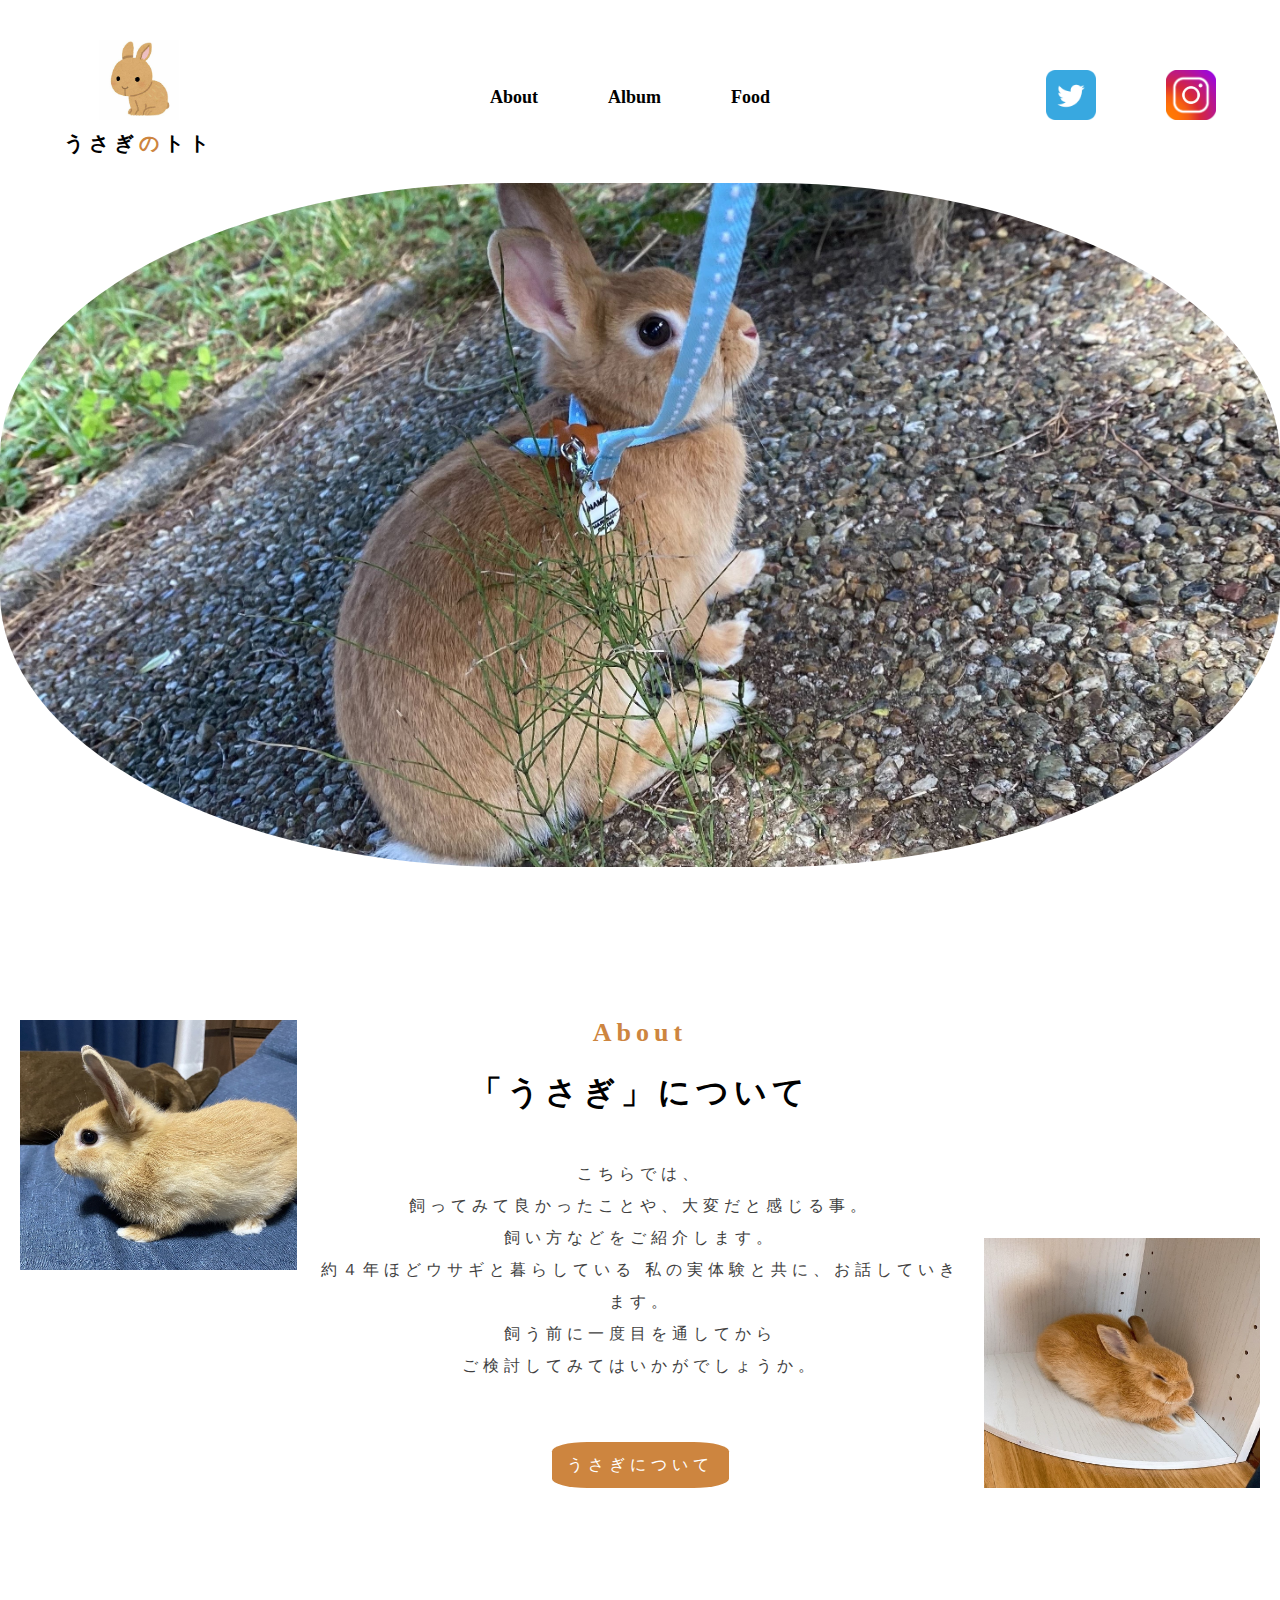
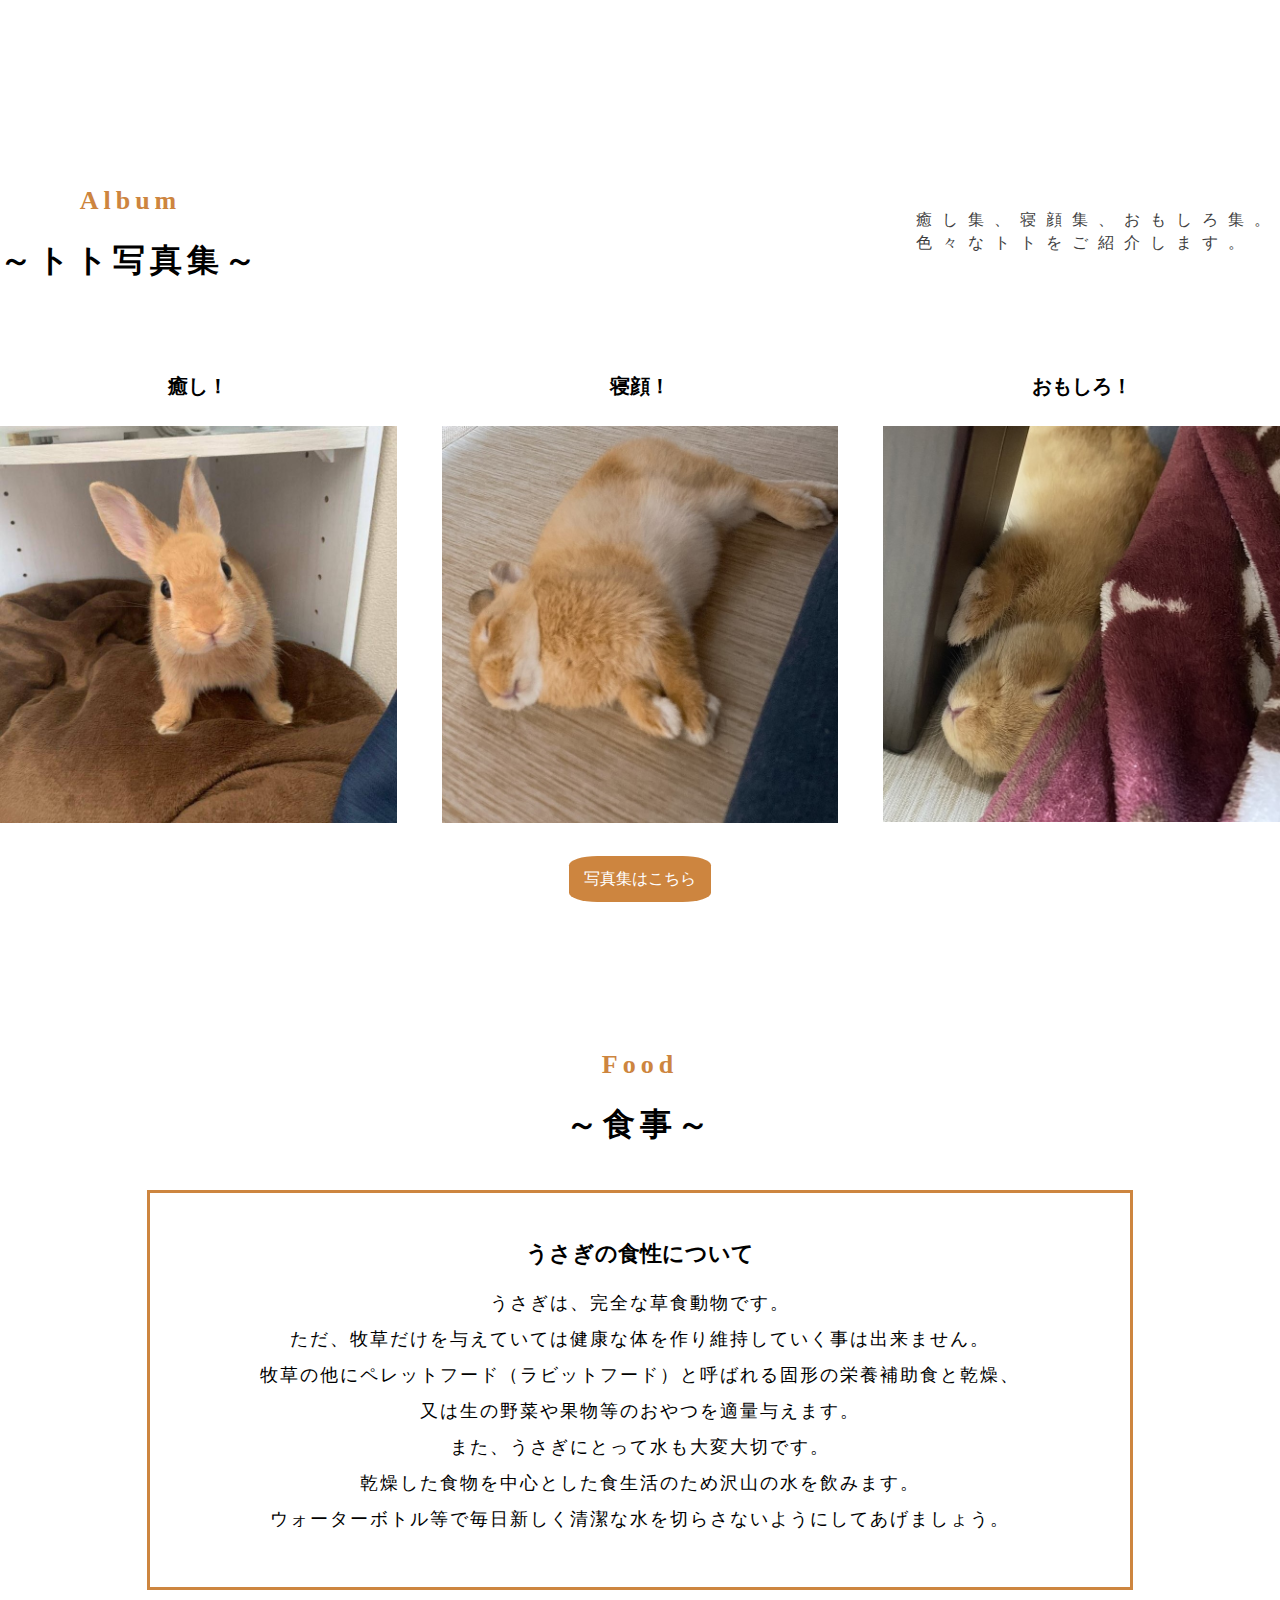
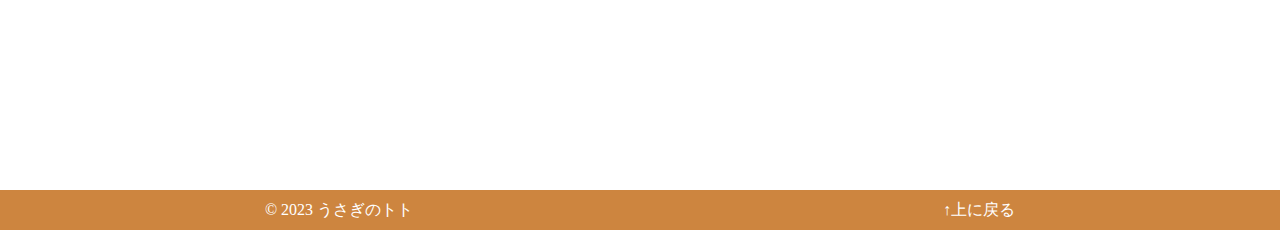
<file: index.html/index.html>
<!DOCTYPE html>
<html lang="ja">
<head>
    <meta charset="UTF-8">
    <meta http-equiv="X-UA-Compatible" content="IE=edge">
    <meta name="viewport" content="width=device-width, initial-scale=1.0">
    <link rel="stylesheet" href="style.css">
    <title>みにうさぎのトト</title>
</head>
<body>

    <header id="header">
        <div class="site-title">
            <a href="index.html">
                <img src="img/OIP.jpg" alt="画像">
                <h1>うさぎ<span>の</span>トト</h1>
            </a>
        </div>
        <nav>
            <ul>
                <li><a href="#about">About</a></li>
                <li><a href="#album">Album</a></li>
                <li><a href="#food">Food</a></li>
            </ul>
        </nav>
        <div class="sns">
            <ul>
                <li><a href="https://twitter.com/login" target="_blank"><img src="img/1491579583-yumminkysocialmedia02_83111.png" alt="ツイッターアイコン"></a></li>
                <li><a href="https://www.instagram.com/?hl=ja" target="_blank"><img src="img/3721672-instagram_108066.png" alt="インスタグラムアイコン"></a></li>
            </ul>
        </div>
    </header>

    <main>
        <div class="mainvisual">
            <img src="img/S__20594693.jpg" alt="メイン画像">
        </div>

        <section id="about">
            <div class="content">
                <img src="img/S__20594703.jpg" alt="画像">
                <div class="text">
                    <h2 class="sec-title">About</h2>
                    <h3 class="sec-subtitle">「うさぎ」について</h3>
                    <p>こちらでは、<br>
                       飼ってみて良かったことや、大変だと感じる事。<br>
                       飼い方などをご紹介します。<br>
                       約４年ほどウサギと暮らしている
                       私の実体験と共に、お話していきます。<br>
                       飼う前に一度目を通してから<br>
                       ご検討してみてはいかがでしょうか。
                    </p>
                    <a class=btn href="../index.html/about/about.html" target="_blank">うさぎについて</a>
                </div>
                <img src="img/S__20594701.jpg" alt="画像">
            </div>
        </section>

        <section id="album">
            <div class="flex">
                <div class="text">
                    <h2 class="sec-title">Album</h2>
                    <h3 class="sec-subtitle">～トト写真集～</h3>
                </div>
                <div class="album-text">
                    <p>癒し集、寝顔集、おもしろ集。<br>
                       色々なトトをご紹介します。
                    </p>
                </div>
            </div>

            <div class="album-list">
                <ul>
                    <li>
                        <p>癒し！</p>
                        <img src="img/S__20594706.jpg" alt="画像">
                    </li>
                    <li>
                        <p>寝顔！</p>
                        <img src="img/S__20594702.jpg" alt="画像">
                        <a class="btn" href="../index.html/alubm/alubm.html">写真集はこちら</a>
                    </li>
                    <li>
                        <p>おもしろ！</p>
                        <img src="img/S__20594704.jpg" alt="画像">
                    </li>
                </ul>
            </div>
        </section>

        <section id="food">
            <div class="text">
                <h2 class="sec-title">Food</h2>
                <h3 class="sec-subtitle">～食事～</h3>
            </div>
            <div class="box">
                <h4>うさぎの食性について</h4>
                <p>うさぎは、完全な草食動物です。<br>
                    ただ、牧草だけを与えていては健康な体を作り維持していく事は出来ません。<br>
                    牧草の他にペレットフード（ラビットフード）と呼ばれる固形の栄養補助食と乾燥、<br>
                    又は生の野菜や果物等のおやつを適量与えます。<br>
                    また、うさぎにとって水も大変大切です。<br>
                    乾燥した食物を中心とした食生活のため沢山の水を飲みます。<br>
                    ウォーターボトル等で毎日新しく清潔な水を切らさないようにしてあげましょう。<br>
                </p>
            </div>
        </section>
    </main>

    <footer>
        <p>&copy; 2023 うさぎのトト</p>
        <p><a href="../index.html/index.html">↑上に戻る</a></p>
    </footer>
    
</body>
</html>
</file>
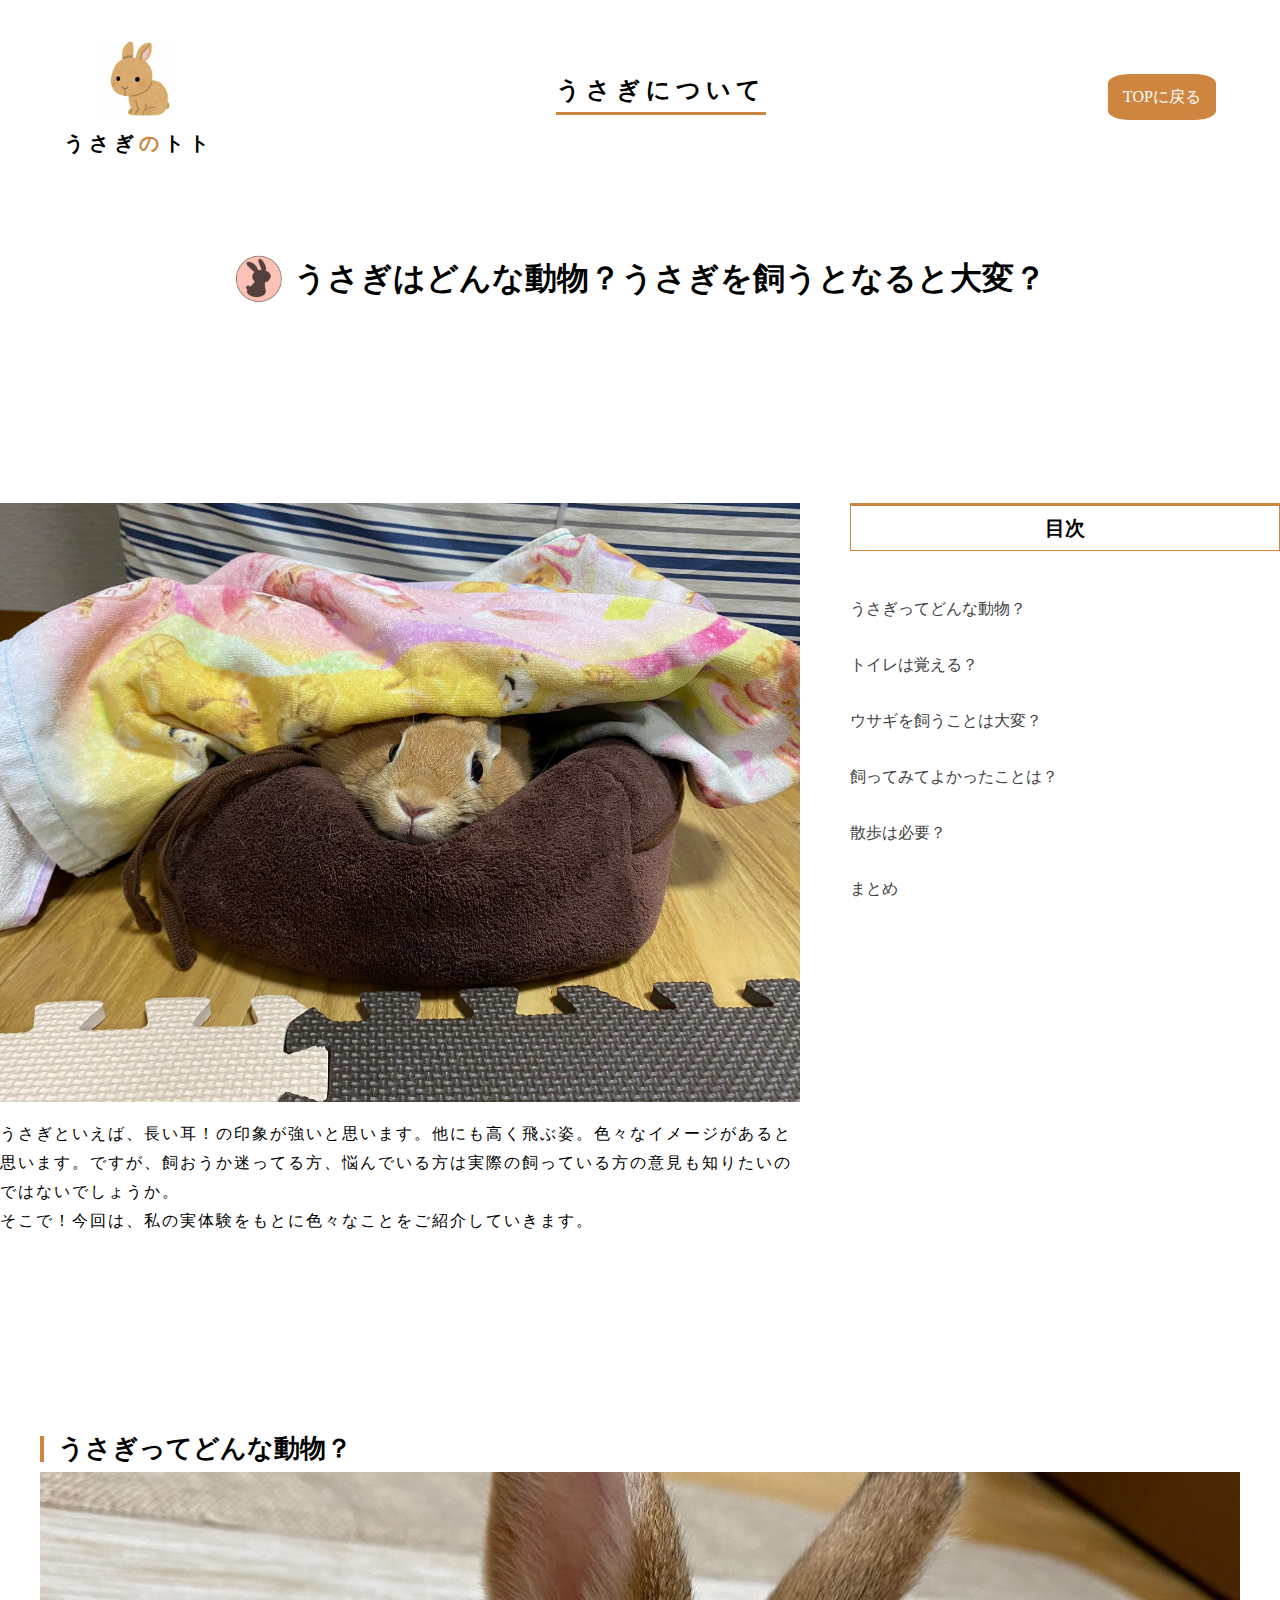
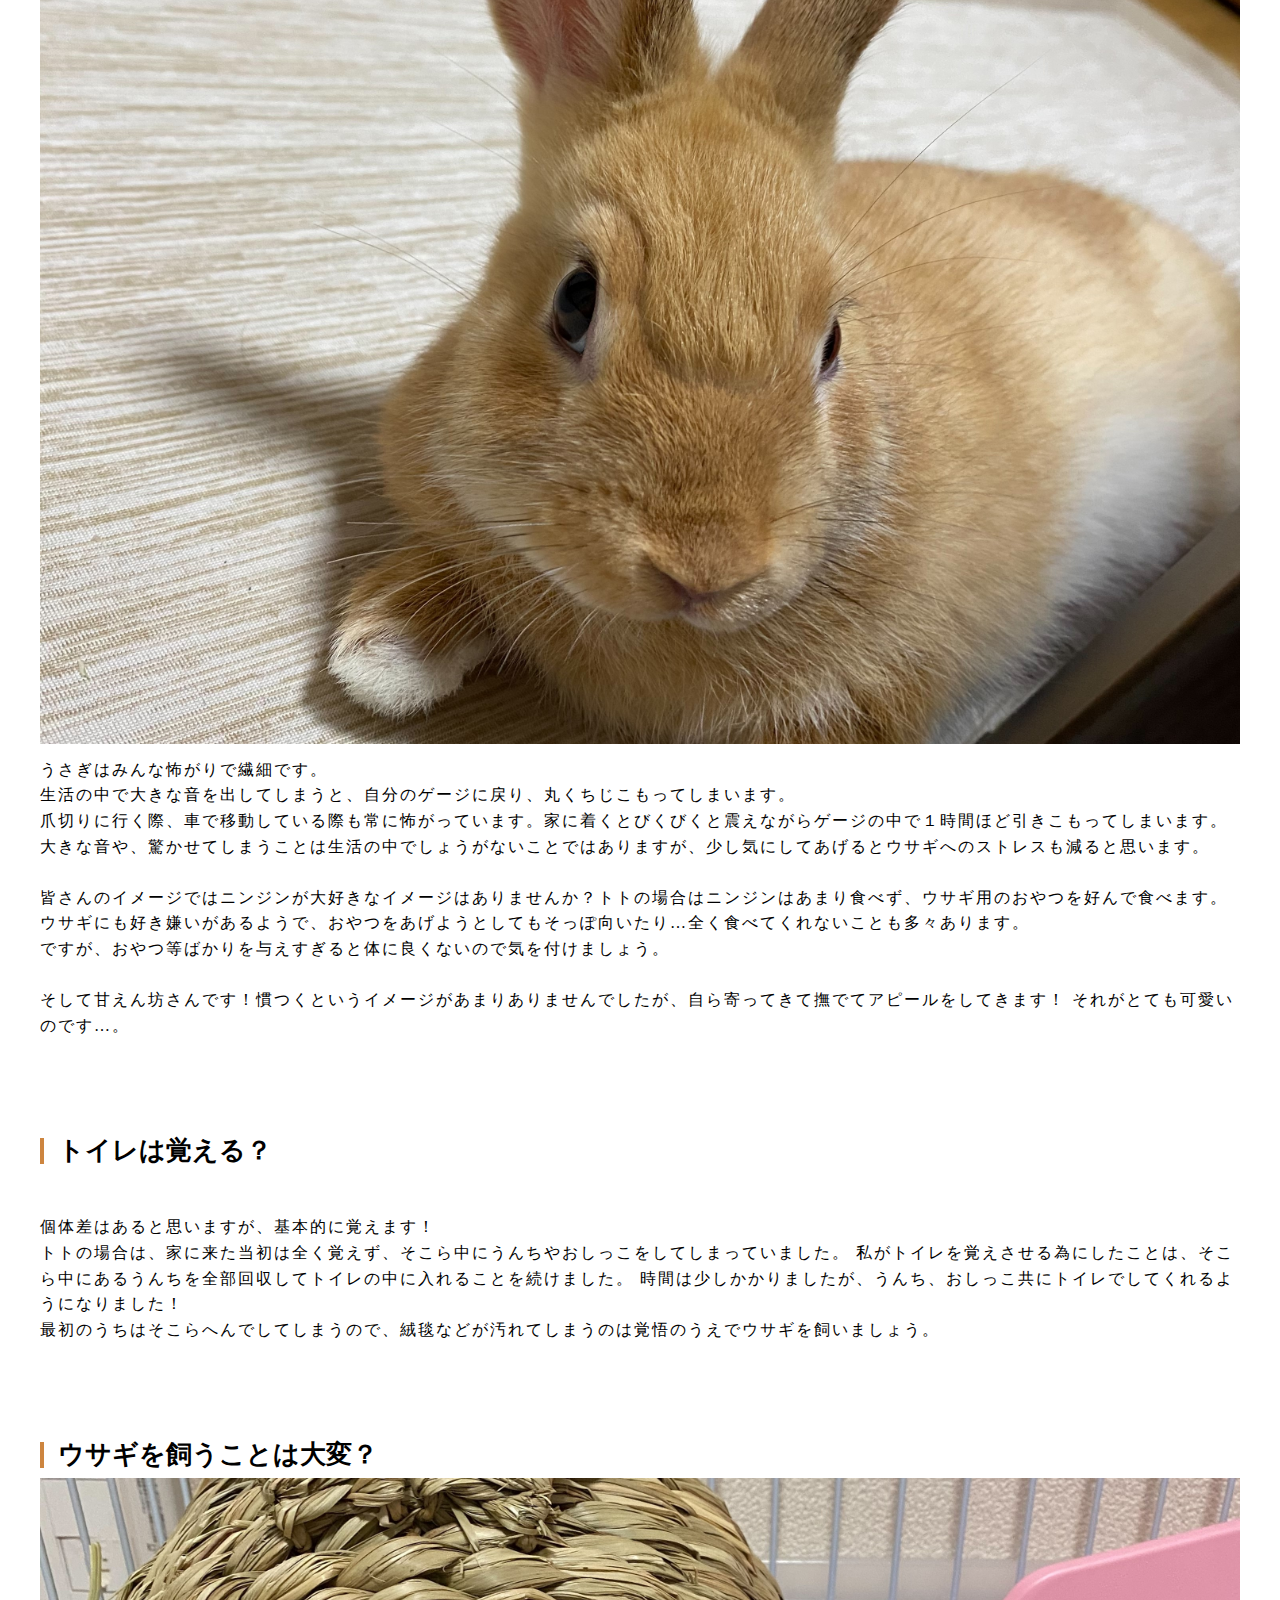
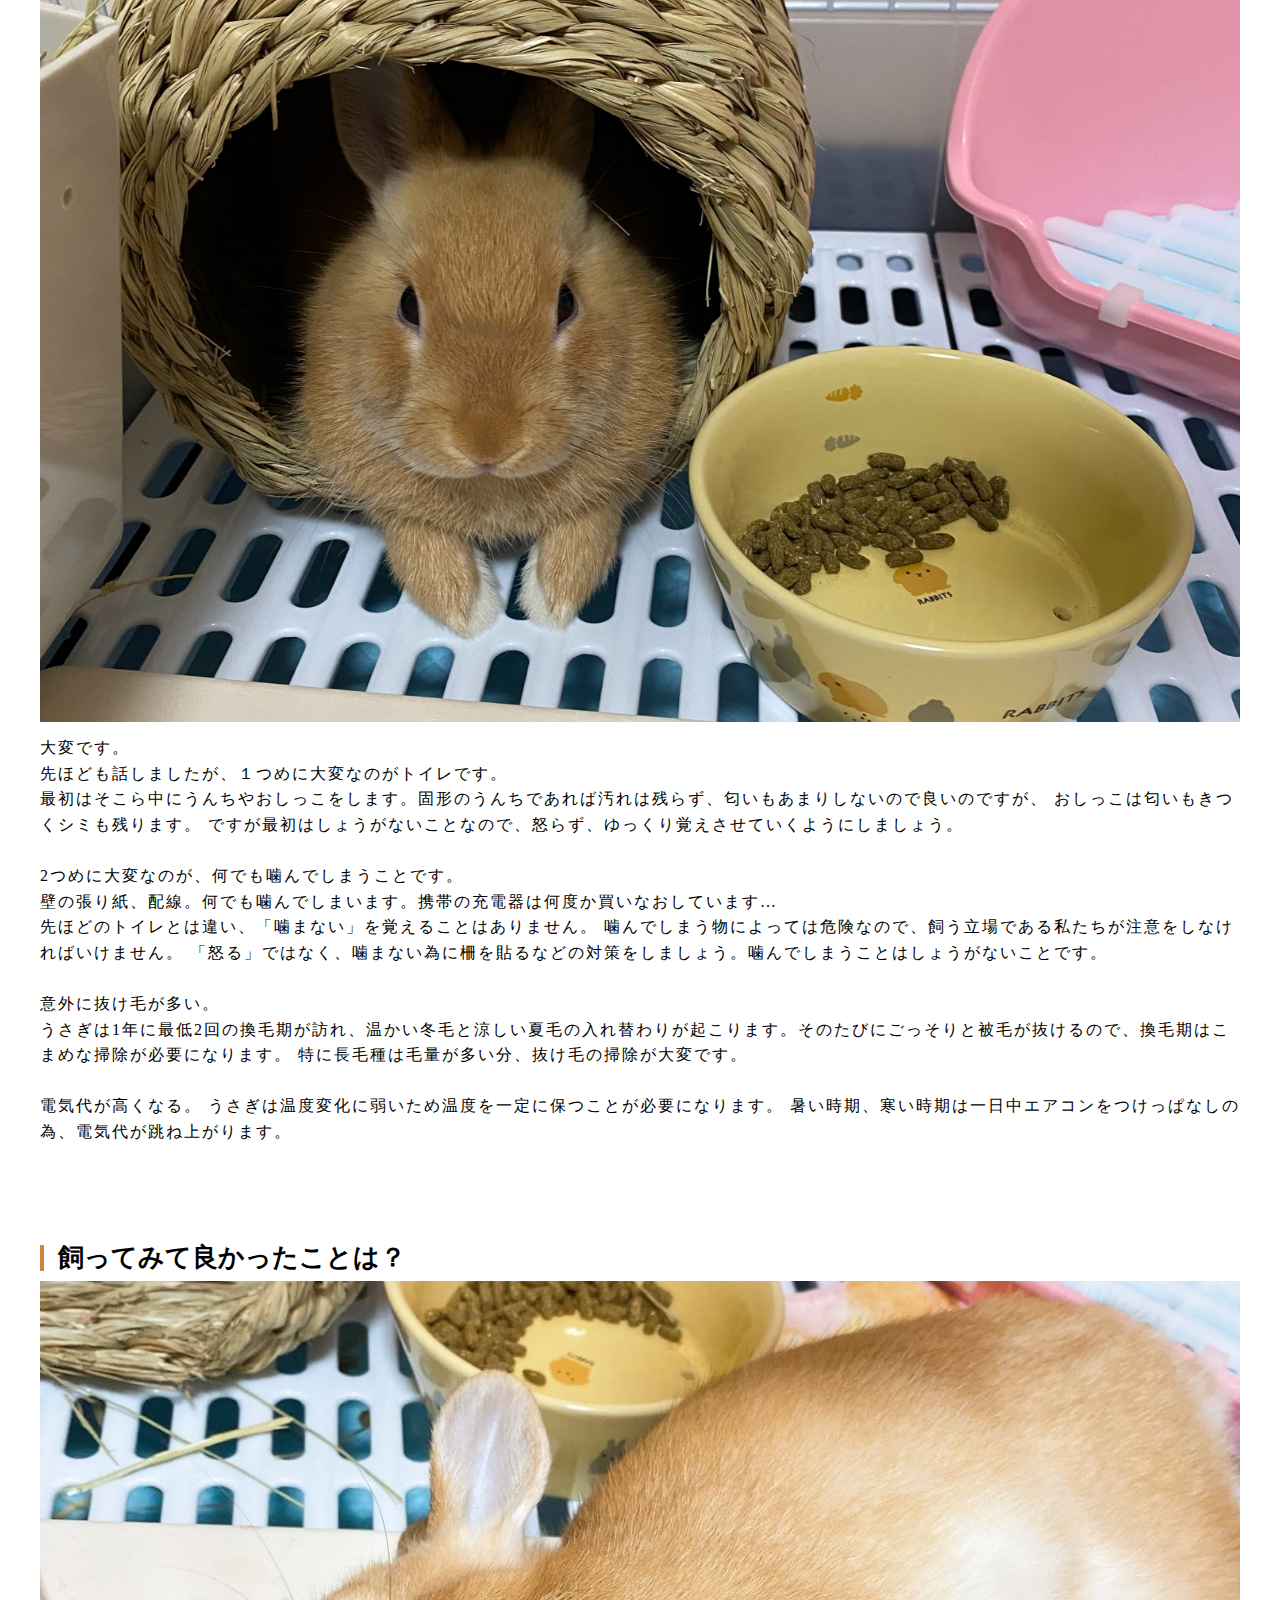
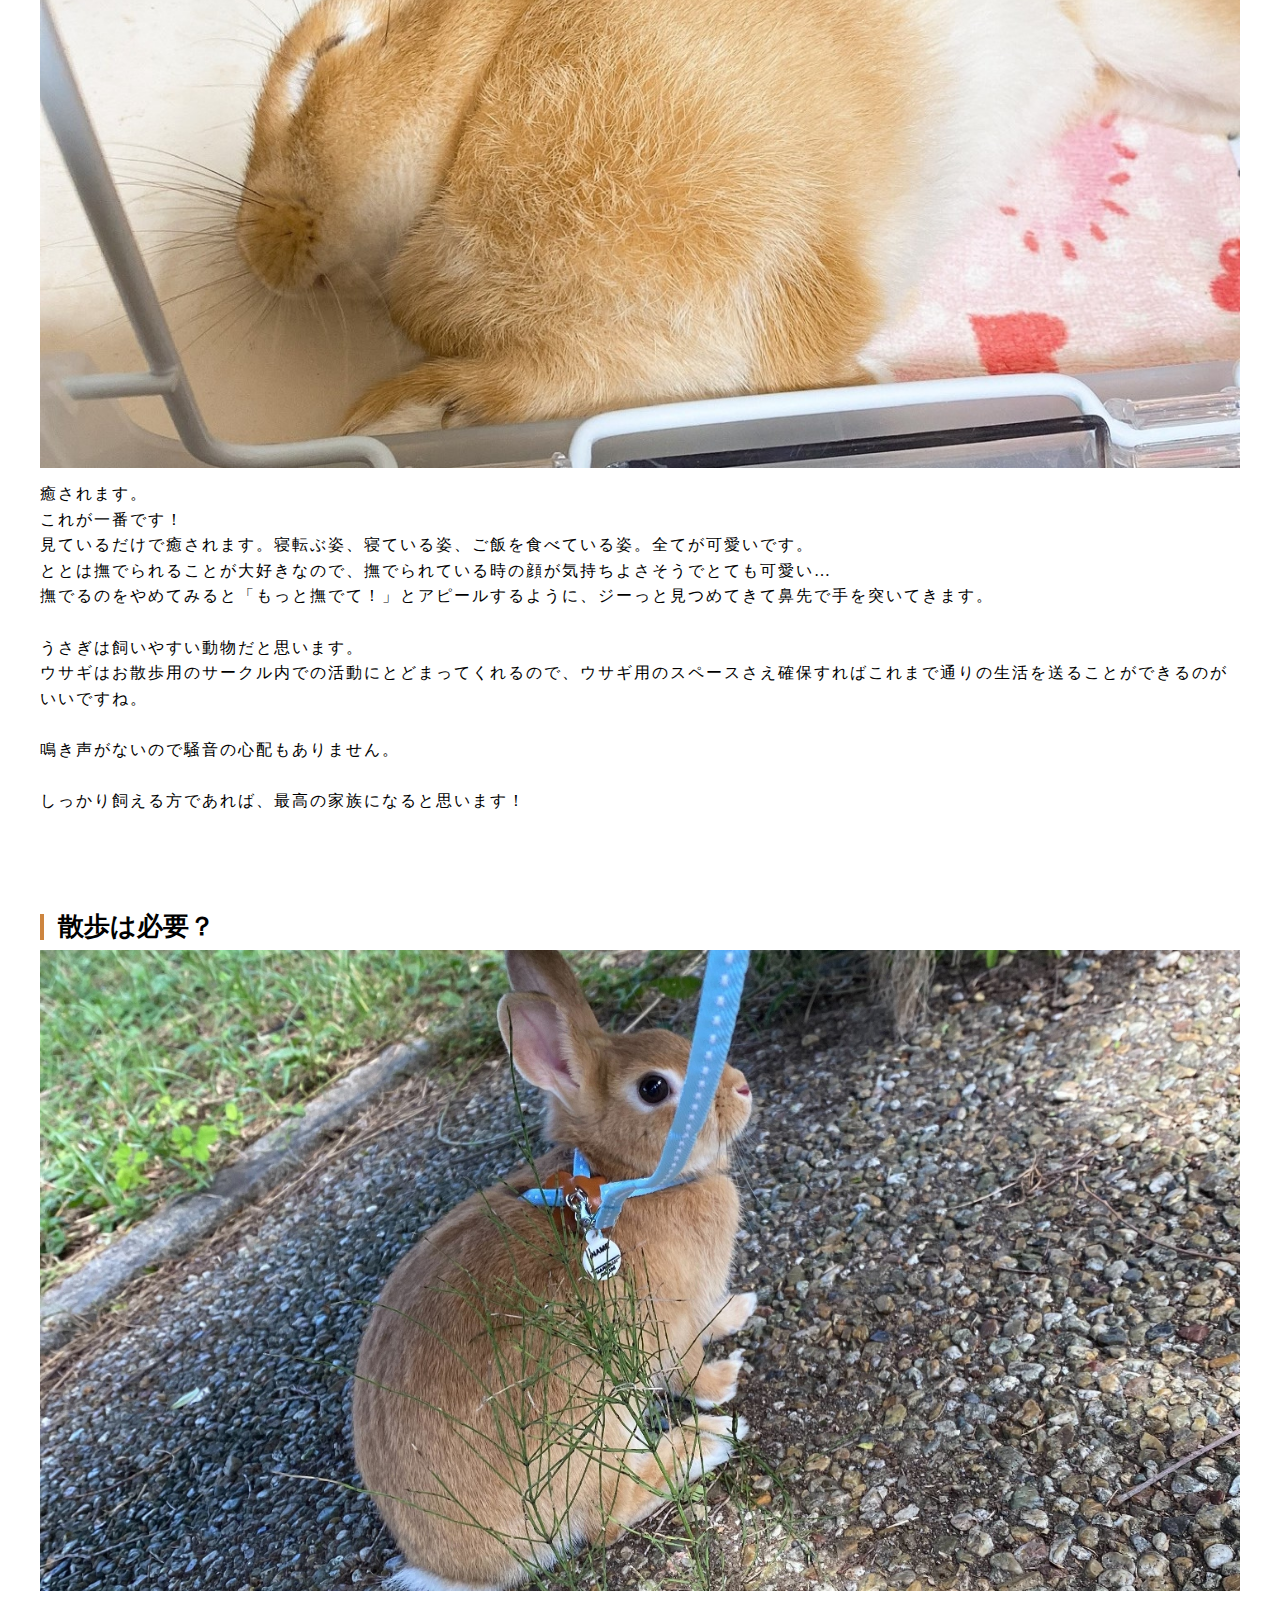
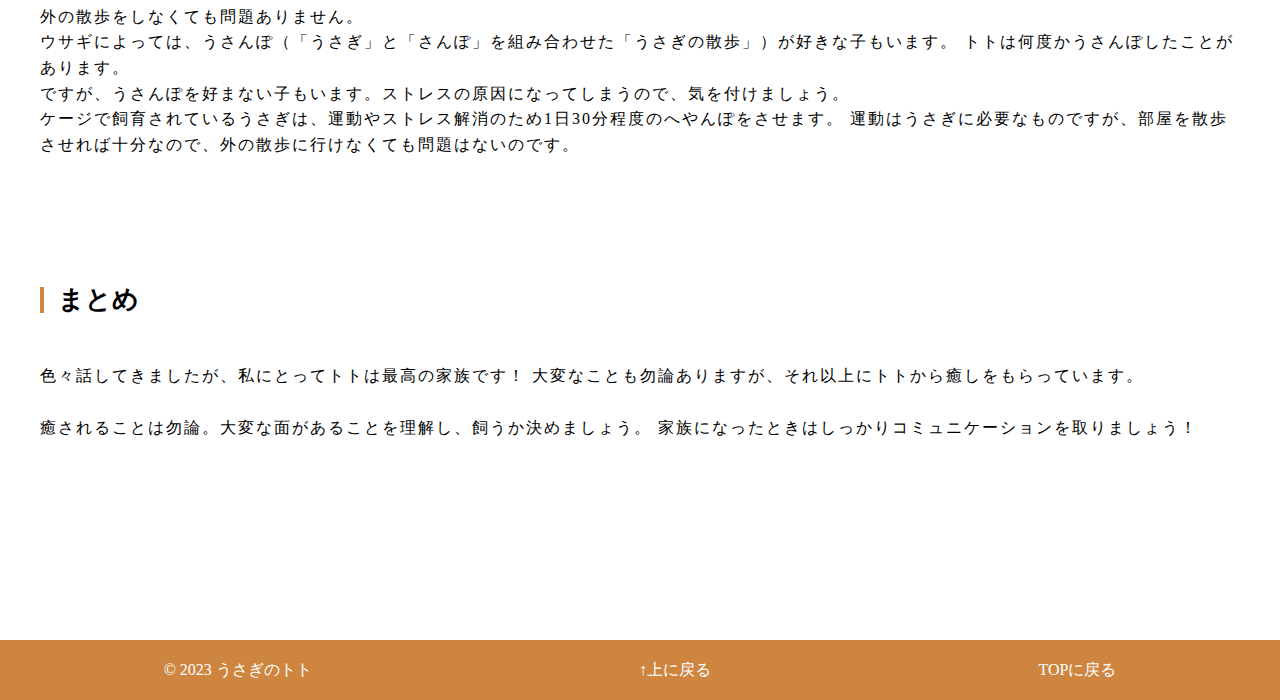
<file: index.html/about/about.html>
<!DOCTYPE html>
<html lang="ja">
<head>
    <meta charset="UTF-8">
    <meta http-equiv="X-UA-Compatible" content="IE=edge">
    <meta name="viewport" content="width=device-width, initial-scale=1.0">
    <link rel="stylesheet" href="about.css">
    <title>うさぎについて</title>
</head>

<body>
    <header id="header">
        <div class="site-title">
            <a href="../index.html">
                <img src="img/OIP.jpg" alt="画像">
                <h1>うさぎ<span>の</span>トト</h1>
            </a>
        </div>
        <p class="text">うさぎについて</p>
        <a  class="btn" href="../index.html">TOPに戻る</a>
    </header>

    <div class="title">
        <img src="img/illustrain06-u12.png" alt="画像">
        <h2>うさぎはどんな動物？うさぎを飼うとなると大変？</h2>
    </div>
      
    <div class="container">
        <div class="content">
            <img src="img/S__20594747.jpg" alt="画像">
            <p>うさぎといえば、長い耳！の印象が強いと思います。他にも高く飛ぶ姿。色々なイメージがあると思います。ですが、飼おうか迷ってる方、悩んでいる方は実際の飼っている方の意見も知りたいのではないでしょうか。<br>
                そこで！今回は、私の実体験をもとに色々なことをご紹介していきます。
            </p>
        </div>

        <aside id="sidebar">
            <h2>目次</h2>
            <ul>
                <li><a href="#sec-01">うさぎってどんな動物？</a></li>
                <li><a href="#sec-02">トイレは覚える？</a></li>
                <li><a href="#sec-03">ウサギを飼うことは大変？</a></li>
                <li><a href="#sec-04">飼ってみてよかったことは？</a></li>
                <li><a href="#sec-05">散歩は必要？</a></li>
                <li><a href="#sec-06">まとめ</a></li>
            </ul>
        </aside>
    </div>

    <main id="main" class="wrapper">
        <section id="sec-01">
            <h2 class="sec-title">うさぎってどんな動物？</h2>
            <img src="img/S__20594709.jpg" alt="画像">
            <p class="sec-text">
                うさぎはみんな怖がりで繊細です。<br>
                生活の中で大きな音を出してしまうと、自分のゲージに戻り、丸くちじこもってしまいます。<br>
                爪切りに行く際、車で移動している際も常に怖がっています。家に着くとびくびくと震えながらゲージの中で１時間ほど引きこもってしまいます。
                大きな音や、驚かせてしまうことは生活の中でしょうがないことではありますが、少し気にしてあげるとウサギへのストレスも減ると思います。<br>
                <br>
                皆さんのイメージではニンジンが大好きなイメージはありませんか？トトの場合はニンジンはあまり食べず、ウサギ用のおやつを好んで食べます。
                ウサギにも好き嫌いがあるようで、おやつをあげようとしてもそっぽ向いたり…全く食べてくれないことも多々あります。<br>
                ですが、おやつ等ばかりを与えすぎると体に良くないので気を付けましょう。<br>
                <br>
                そして甘えん坊さんです！慣つくというイメージがあまりありませんでしたが、自ら寄ってきて撫でてアピールをしてきます！
                それがとても可愛いのです…。
            </p>
        </section>

        <section id="sec-02">
            <h2 class="sec-title">トイレは覚える？</h2>
            <p class="sec-text">
                個体差はあると思いますが、基本的に覚えます！<br>
                トトの場合は、家に来た当初は全く覚えず、そこら中にうんちやおしっこをしてしまっていました。
                私がトイレを覚えさせる為にしたことは、そこら中にあるうんちを全部回収してトイレの中に入れることを続けました。
                時間は少しかかりましたが、うんち、おしっこ共にトイレでしてくれるようになりました！<br>
                最初のうちはそこらへんでしてしまうので、絨毯などが汚れてしまうのは覚悟のうえでウサギを飼いましょう。
            </p>
        </section>

        <section id="sec-03">
            <h2 class="sec-title">ウサギを飼うことは大変？</h2>
            <img src="img/S__20594711.jpg" alt="画像">
            <p class="sec-text">
                大変です。<br>
                先ほども話しましたが、１つめに大変なのがトイレです。<br>
                最初はそこら中にうんちやおしっこをします。固形のうんちであれば汚れは残らず、匂いもあまりしないので良いのですが、
                おしっこは匂いもきつくシミも残ります。
                ですが最初はしょうがないことなので、怒らず、ゆっくり覚えさせていくようにしましょう。<br>
                <br>
                2つめに大変なのが、何でも噛んでしまうことです。<br>
                壁の張り紙、配線。何でも噛んでしまいます。携帯の充電器は何度か買いなおしています…<br>
                先ほどのトイレとは違い、「噛まない」を覚えることはありません。
                噛んでしまう物によっては危険なので、飼う立場である私たちが注意をしなければいけません。
                「怒る」ではなく、噛まない為に柵を貼るなどの対策をしましょう。噛んでしまうことはしょうがないことです。<br>
                <br>
                意外に抜け毛が多い。<br>
                うさぎは1年に最低2回の換毛期が訪れ、温かい冬毛と涼しい夏毛の入れ替わりが起こります。そのたびにごっそりと被毛が抜けるので、換毛期はこまめな掃除が必要になります。
                特に長毛種は毛量が多い分、抜け毛の掃除が大変です。<br>
                <br>
                電気代が高くなる。
                うさぎは温度変化に弱いため温度を一定に保つことが必要になります。
                暑い時期、寒い時期は一日中エアコンをつけっぱなしの為、電気代が跳ね上がります。
            </p>
        </section>

        <section id="sec-04">
            <h2 class="sec-title">飼ってみて良かったことは？</h2>
            <img src="img/S__20594715.jpg" alt="画像">
            <p class="sec-text">
                癒されます。<br>
                これが一番です！<br>
                見ているだけで癒されます。寝転ぶ姿、寝ている姿、ご飯を食べている姿。全てが可愛いです。<br>
                ととは撫でられることが大好きなので、撫でられている時の顔が気持ちよさそうでとても可愛い…<br>
                撫でるのをやめてみると「もっと撫でて！」とアピールするように、ジーっと見つめてきて鼻先で手を突いてきます。<br>
                <br>
                うさぎは飼いやすい動物だと思います。<br>
                ウサギはお散歩用のサークル内での活動にとどまってくれるので、ウサギ用のスペースさえ確保すればこれまで通りの生活を送ることができるのがいいですね。<br>
                <br>
                鳴き声がないので騒音の心配もありません。<br>
                <br>
                しっかり飼える方であれば、最高の家族になると思います！
            </p>
        </section>

        <section id="sec-05">
            <h2 class="sec-title">散歩は必要？</h2>
            <img src="img/S__20594693.jpg" alt="画像">
            <p class="sec-text">
                外の散歩をしなくても問題ありません。<br>
                ウサギによっては、うさんぽ（「うさぎ」と「さんぽ」を組み合わせた「うさぎの散歩」）が好きな子もいます。
                トトは何度かうさんぽしたことがあります。<br>
                ですが、うさんぽを好まない子もいます。ストレスの原因になってしまうので、気を付けましょう。<br>
                ケージで飼育されているうさぎは、運動やストレス解消のため1日30分程度のへやんぽをさせます。
                運動はうさぎに必要なものですが、部屋を散歩させれば十分なので、外の散歩に行けなくても問題はないのです。
            </p>
        </section>

        <section id="sec-06">
            <h2 class="sec-title">まとめ</h2>
            <p class="sec-text">
                色々話してきましたが、私にとってトトは最高の家族です！
                大変なことも勿論ありますが、それ以上にトトから癒しをもらっています。<br>
                <br>
                癒されることは勿論。大変な面があることを理解し、飼うか決めましょう。
                家族になったときはしっかりコミュニケーションを取りましょう！
            </p>
        </section>
    </main>


    <footer>
        <p>&copy; 2023 うさぎのトト</p>
        <p><a href="../about/about.html">↑上に戻る</a></p>
        <p><a href="../index.html">TOPに戻る</a></p>
    </footer>
</body>
</html>
</file>
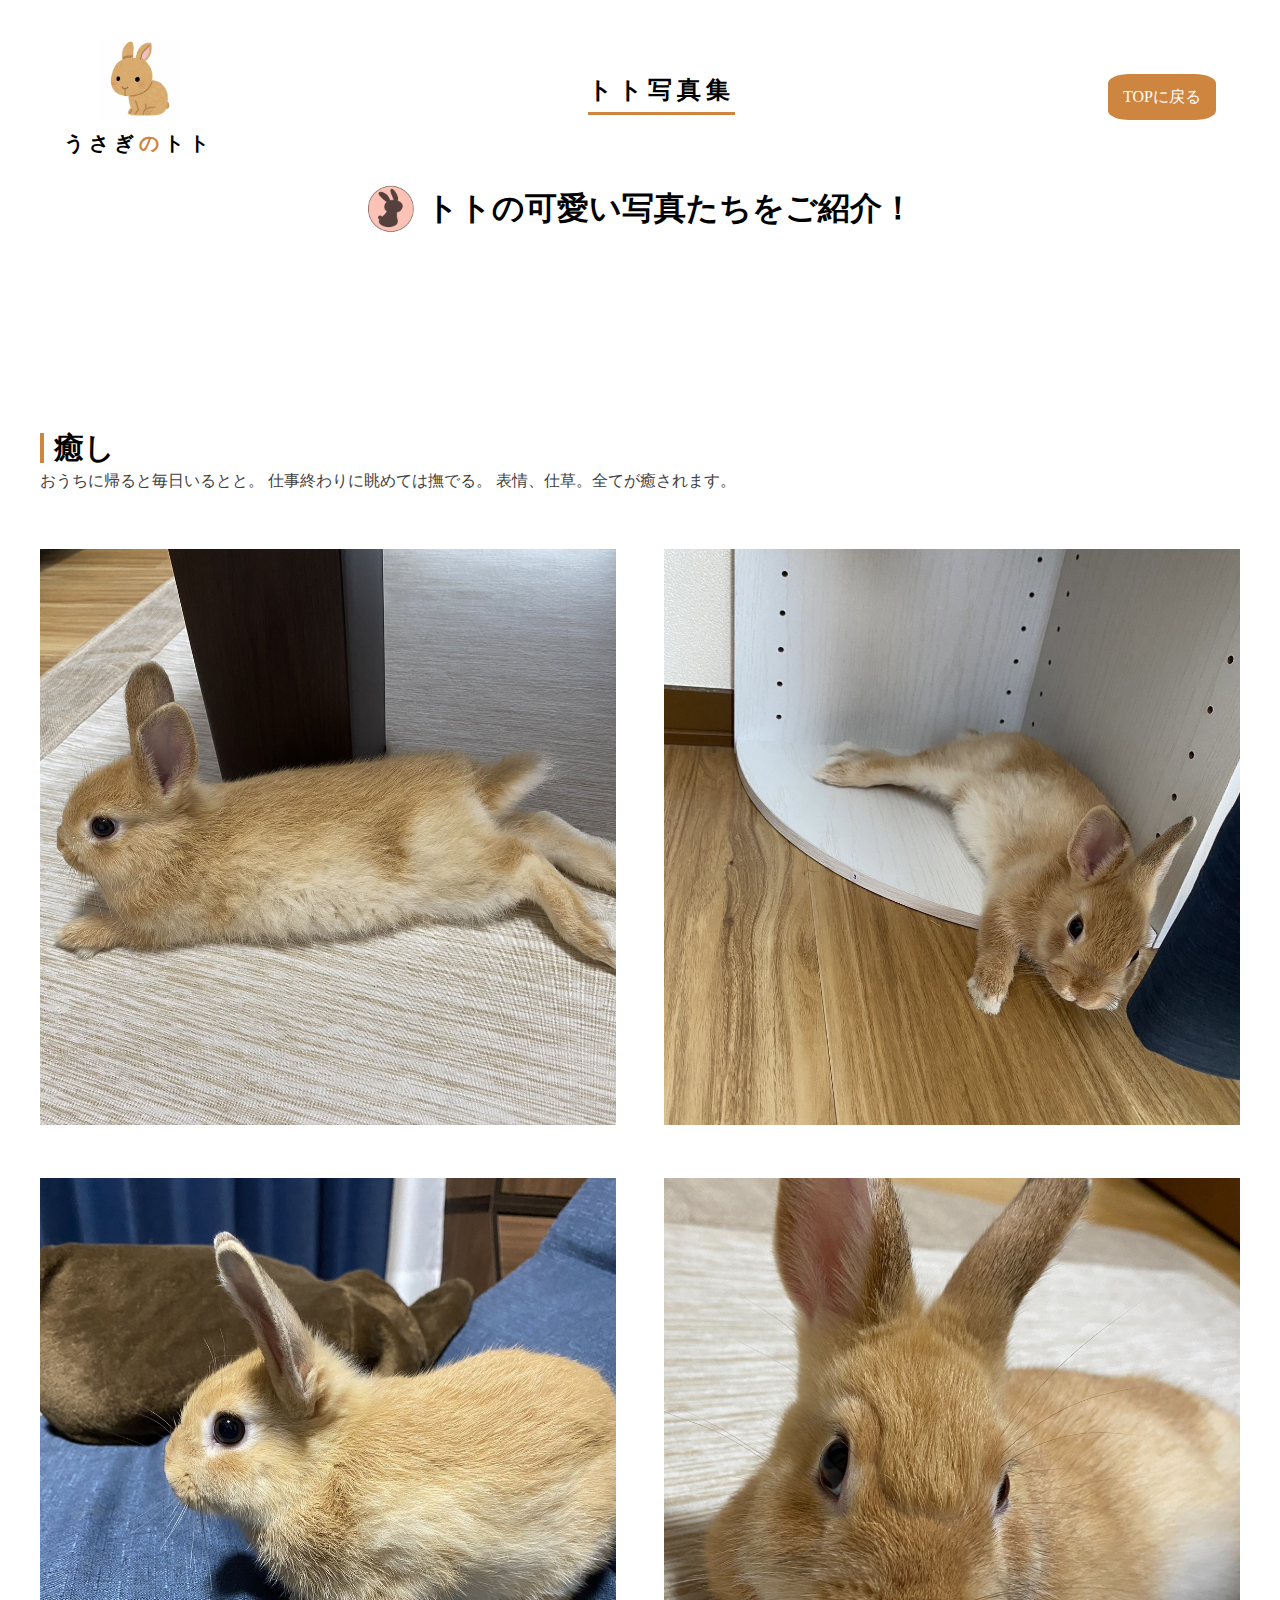
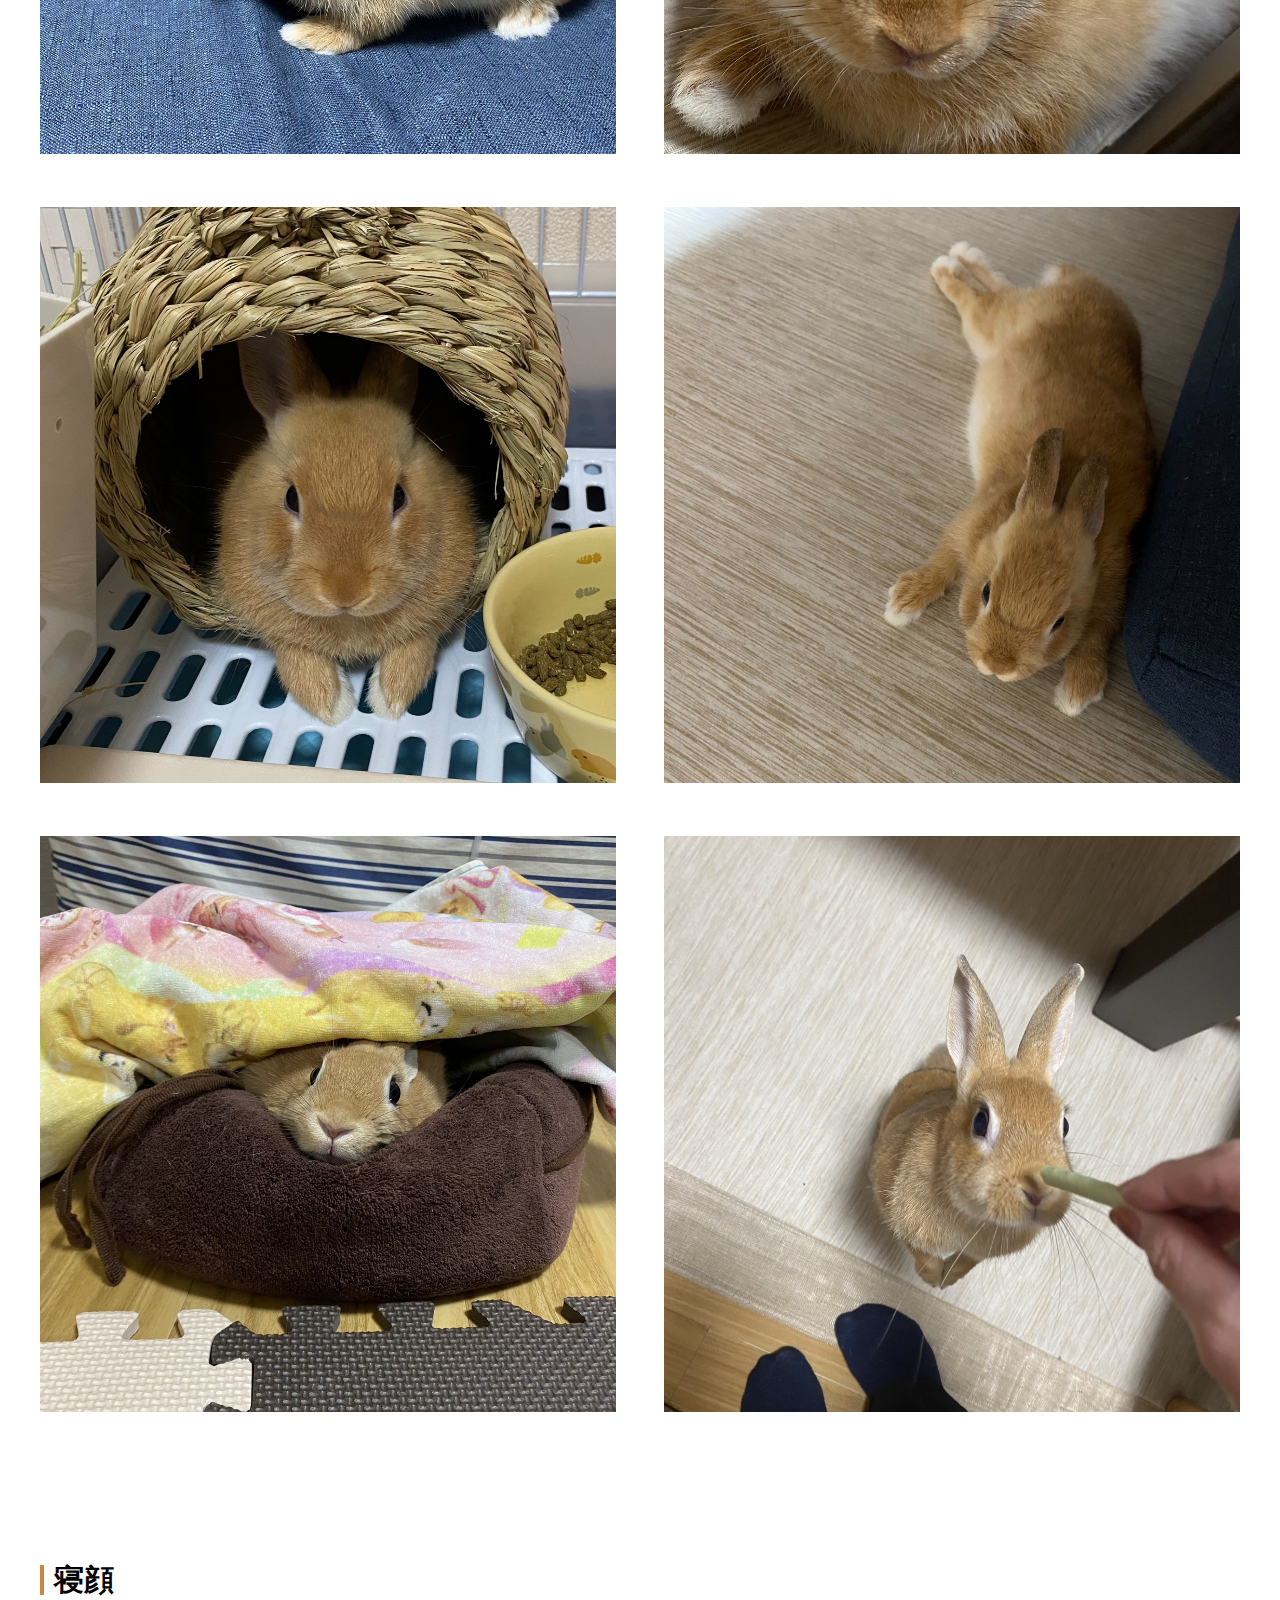
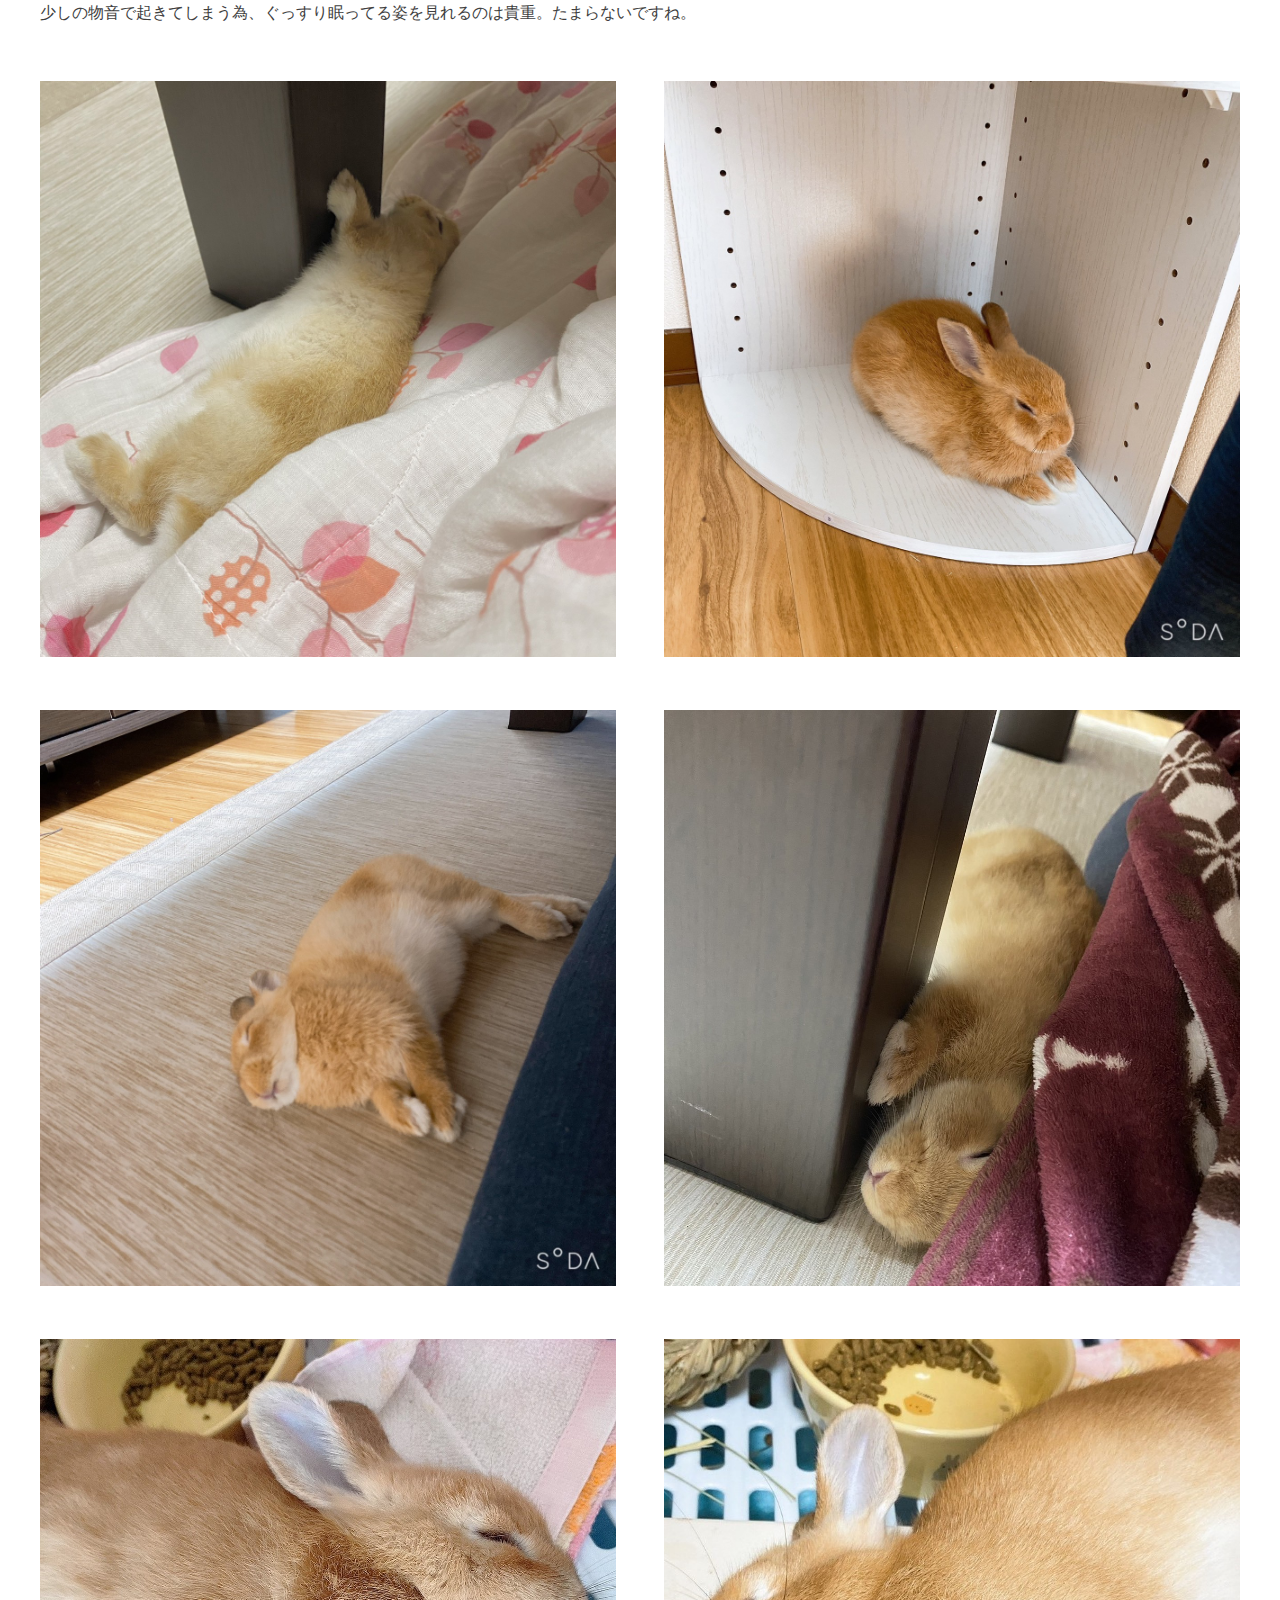
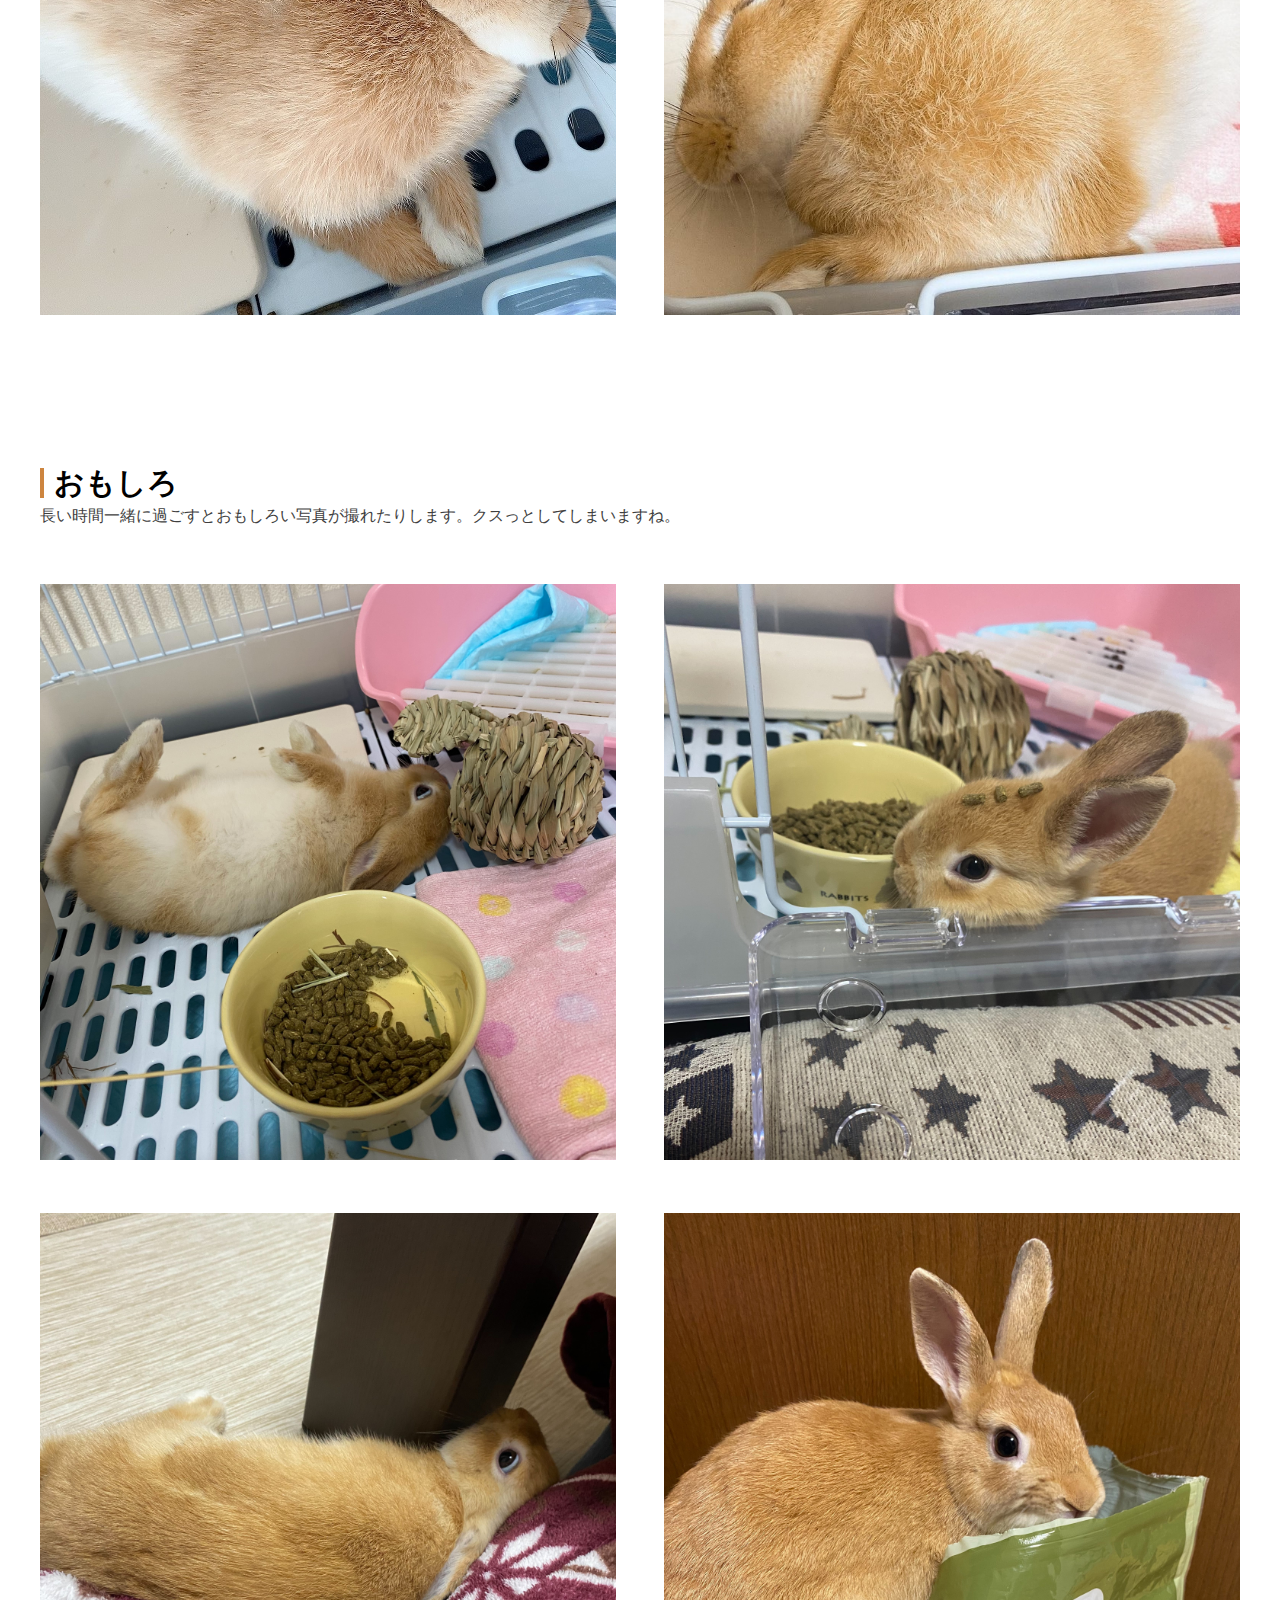
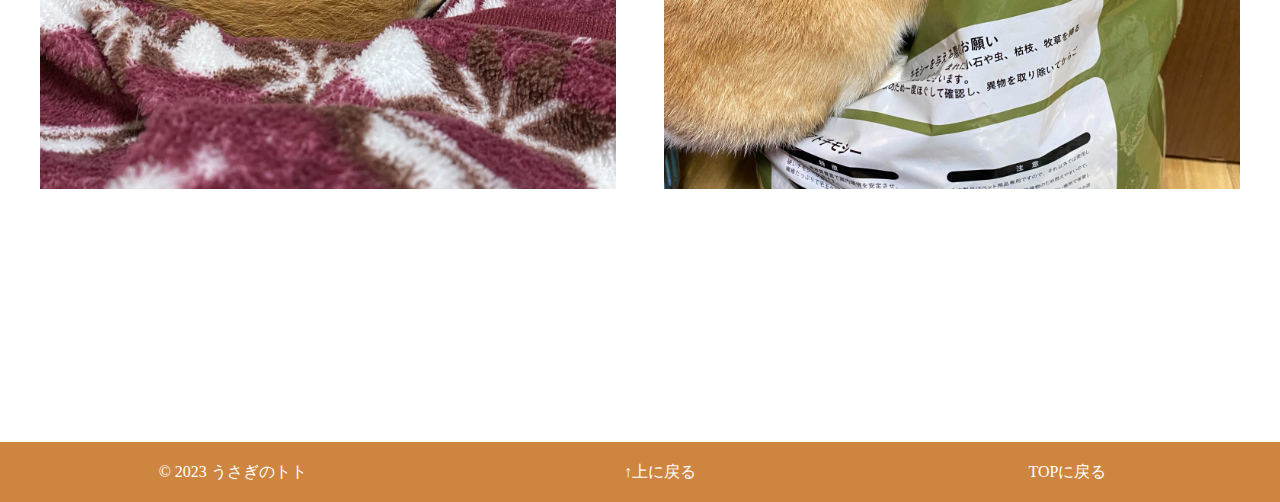
<file: index.html/alubm/alubm.html>
<!DOCTYPE html>
<html lang="ja">
<head>
    <meta charset="UTF-8">
    <meta http-equiv="X-UA-Compatible" content="IE=edge">
    <meta name="viewport" content="width=device-width, initial-scale=1.0">
    <link rel="stylesheet" href="alubm.css">
    <title>とと写真集</title>
</head>

<body>
    <header id="header">
        <div class="site-title">
            <a href="../index.html">
                <img src="img/OIP.jpg" alt="画像">
                <h1>うさぎ<span>の</span>トト</h1>
            </a>
        </div>
        <p class="text">トト写真集</p>
        <a  class="btn" href="../index.html">TOPに戻る</a>
    </header>
    
    <div class="title">
        <img src="img/illustrain06-u12.png" alt="画像">
        <h2>トトの可愛い写真たちをご紹介！</h2>
    </div>

    <main>

        <section id="sec-01">
            <h2 class="sec-title">癒し</h2>
            <p class="sec-text">
               おうちに帰ると毎日いるとと。
               仕事終わりに眺めては撫でる。
               表情、仕草。全てが癒されます。
            </p>
            <ul class="sec-list">
                <li><img src="img/S__20594695.jpg" alt=""></li>
                <li><img src="img/S__20594700.jpg" alt=""></li>
                <li><img src="img/S__20594703.jpg" alt=""></li>
                <li><img src="img/S__20594709.jpg" alt=""></li>
                <li><img src="img/S__20594711.jpg" alt=""></li>
                <li><img src="img/S__20594713.jpg" alt=""></li>
                <li><img src="img/S__20594747.jpg" alt=""></li>
                <li><img src="img/S__20594746.jpg" alt=""></li>
            </ul>
        </section>

        <section id="sec-02">
            <h2 class="sec-title">寝顔</h2>
            <p class="sec-text">
                少しの物音で起きてしまう為、ぐっすり眠ってる姿を見れるのは貴重。たまらないですね。
            </p>
            <ul class="sec-list">
                <li><img src="img/S__20594699.jpg" alt=""></li>
                <li><img src="img/S__20594701.jpg" alt=""></li>
                <li><img src="img/S__20594702.jpg" alt=""></li>
                <li><img src="img/S__20594704.jpg" alt=""></li>
                <li><img src="img/S__20594707.jpg" alt=""></li>
                <li><img src="img/S__20594715.jpg" alt=""></li>
            </ul>
        </section>

        <section id="sec-03">
            <h2 class="sec-title">おもしろ</h2>
            <p class="sec-text">
                長い時間一緒に過ごすとおもしろい写真が撮れたりします。クスっとしてしまいますね。
            </p>
            <ul class="sec-list">
                <li><img src="img/S__20594696.jpg" alt=""></li>
                <li><img src="img/S__20594697.jpg" alt=""></li>
                <li><img src="img/S__20594708.jpg" alt=""></li>
                <li><img src="img/S__20594749.jpg" alt=""></li>
            </ul>
        </section>

    </main>

    <footer>
        <p>&copy; 2023 うさぎのトト</p>
        <p><a href="../alubm/alubm.html">↑上に戻る</a></p>
        <p><a  class="btn" href="../index.html">TOPに戻る</a></p>
    </footer>
    
</body>
</html>
</file>
<file: index.html/style.css>
@charset "UTF-8";
/*
html5doctor.com Reset Stylesheet
v1.6.1
Last Updated: 2010-09-17
Author: Richard Clark - http://richclarkdesign.com
Twitter: @rich_clark
*/

html, body, div, span, object, iframe,
h1, h2, h3, h4, h5, h6, p, blockquote, pre,
abbr, address, cite, code,
del, dfn, em, img, ins, kbd, q, samp,
small, strong, sub, sup, var,
b, i,
dl, dt, dd, ol, ul, li,
fieldset, form, label, legend,
table, caption, tbody, tfoot, thead, tr, th, td,
article, aside, canvas, details, figcaption, figure,
footer, header, hgroup, menu, nav, section, summary,
time, mark, audio, video {
    margin:0;
    padding:0;
    border:0;
    outline:0;
    font-size:100%;
    vertical-align:baseline;
    background:transparent;
}

body {
    line-height:1;
}

article,aside,details,figcaption,figure,
footer,header,hgroup,menu,nav,section {
    display:block;
}

nav ul {
    list-style:none;
}

blockquote, q {
    quotes:none;
}

blockquote:before, blockquote:after,
q:before, q:after {
    content:'';
    content:none;
}

a {
    margin:0;
    padding:0;
    font-size:100%;
    vertical-align:baseline;
    background:transparent;
}

/* change colours to suit your needs */
ins {
    background-color:#ff9;
    color:#000;
    text-decoration:none;
}

/* change colours to suit your needs */
mark {
    background-color:#ff9;
    color:#000;
    font-style:italic;
    font-weight:bold;
}

del {
    text-decoration: line-through;
}

abbr[title], dfn[title] {
    border-bottom:1px dotted;
    cursor:help;
}

table {
    border-collapse:collapse;
    border-spacing:0;
}

/* change border colour to suit your needs */
hr {
    display:block;
    height:1px;
    border:0;  
    border-top:1px solid #cccccc;
    margin:1em 0;
    padding:0;
}
input, select {
    vertical-align:middle;
}





a {
    text-decoration: none;
    color: #fff;
    display: inline-block;
}
a:hover {
    opacity: 0.8;
}
span {
    color:#cd853f;
}
li {
    list-style: none;
}
img {
    width: 100%;
}
section {
    max-width: 1530px;
    margin: 0 auto;
}
.sec-title {
    font-size: 26px;
    color: #cd853f;
    margin-bottom: 30px;
}
.sec-subtitle {
    font-size: 32px;
    margin-bottom: 50px;
}
.btn {
    display: inline-block;
    background-color: #cd853f;
    padding: 15px;
    border-radius: 20%;
}
.btn a {
    color: #fff;
}
.text {
    text-align: center;
    letter-spacing: 5px;
}





#header {
    display: flex;
    justify-content: space-between;
    max-width: 1400px;
    align-items: center;
    margin: 0 auto;
    padding: 40px 5% 0;
}
#header .site-title {
    text-align: center;
}
#header h1 {
    font-size: 20px;
    letter-spacing: 5px;
    margin-top: 10px;
    color: #000;
}
#header img {
    width: 80px;
}
#header ul {
    display: flex;
    font-size: 18px;
    font-weight: bold;
}
#header li {
    margin-left: 70px;
}
#header li a {
    transition: color 0.3s;
    color: #000;
}
#header li a:hover {
    color: #cd853f;
}
#header li:first-child {
    margin: 0;
}
#header .sns img {
    width: 50px;
}
#header .sns img:hover {
    opacity: 0.8;
}



.mainvisual {
    margin-top: 30px;
  }
  
.mainvisual img {
    max-width: 100%;
    object-fit: cover;
    border-radius: 40%;
    margin-bottom: 150px;
}



#about .content {
    display: flex;
    justify-content: space-between;
}
#about .content img {
    width: 300px;
    height: 250px;
    padding: 0 20px;
}
#about .content img:last-child {
    margin-top: auto;
}
#about .text p {
    font-size: 16px;
    color: #3f3f3f;
    line-height: 2em;
    margin-bottom: 60px;
}



#album {
    margin-top: 300px;
}
#album .flex {
    display: flex;
    justify-content: space-between;
    align-items: center;
    margin-bottom: 100px;
}
#album .text .sec-subtitle {
    margin: 0;
}
#album .album-text p {
    font-size: 16px;
    line-height: 1.4em;
    letter-spacing: 10px;
    color: #3f3f3f;
}
#album .album-list ul {
    display: flex;
    justify-content: space-between;
    text-align: center;
}
#album .album-list li {
    width: 31%;
}
#album .album-list li p:first-child {
    font-size: 20px;
    font-weight: bold;
    margin-bottom: 30px;
}
#album .album-list img {
    margin-bottom: 30px;
}



#food {
    margin-top: 150px;
    text-align: center;
    margin-bottom: 200px;
}
#food .box {
    width: fit-content;
    text-align: center;
    margin: 0 auto;
    border: 3px solid #cd853f;
    padding: 50px 110px;
    margin-bottom: 50px;
}
#food .box h4 {
    font-size: 22px;
    margin-bottom: 20px;
}
#food .box p {
    letter-spacing: 2px;
    font-size: 18px;
    line-height: 2em;
}



footer {
    background-color: #cd853f;
    color: #fff;
    height: 40px;
    display: flex;
    justify-content: space-around;
    align-items: center;
}


@media screen and (max-width: 960px) {
    
    #header {
        flex-direction: column;
        justify-content: center;
    }
    #header .site-title {
        margin-bottom: 30px;
    }
    #header nav {
        margin-bottom: 30px;
    }
    
     #about .content {
        flex-direction: column;
        align-items: center;
    }
    #about .content img {
        width: 100%;
        object-fit: cover;
        padding: 30px;
    }
}

@media screen and (max-width: 400px) {
    
    #header {
        flex-wrap: wrap;
        justify-content: center;
    }
    #header .site-title {
        margin-bottom: 30px;
    }
    #header nav {
        margin-bottom: 30px;
    }
    img {
        width: 100vw;
    }
    
    .content .text p {
        text-align: center;
        font-size: 14px;
    }
    #album .flex {
        flex-wrap: wrap;
        justify-content: center;
    }
    #album .flex .text {
        margin-bottom: 30px;
    }
    .album-list ul {
        flex-direction: column;
        justify-content: center;
    }
    .album-list ul li img {
        width: 375px;
        align-items: center;
    }
    .album-list li:nth-child(2){
        order: 3;
    }

    #food .box {
        padding: 10px;
    }
}
</file>
<file: index.html/about/about.css>
@charset "UTF-8";
/*
html5doctor.com Reset Stylesheet
v1.6.1
Last Updated: 2010-09-17
Author: Richard Clark - http://richclarkdesign.com
Twitter: @rich_clark
*/

html, body, div, span, object, iframe,
h1, h2, h3, h4, h5, h6, p, blockquote, pre,
abbr, address, cite, code,
del, dfn, em, img, ins, kbd, q, samp,
small, strong, sub, sup, var,
b, i,
dl, dt, dd, ol, ul, li,
fieldset, form, label, legend,
table, caption, tbody, tfoot, thead, tr, th, td,
article, aside, canvas, details, figcaption, figure,
footer, header, hgroup, menu, nav, section, summary,
time, mark, audio, video {
    margin:0;
    padding:0;
    border:0;
    outline:0;
    font-size:100%;
    vertical-align:baseline;
    background:transparent;
}

body {
    line-height:1;
}

article,aside,details,figcaption,figure,
footer,header,hgroup,menu,nav,section {
    display:block;
}

nav ul {
    list-style:none;
}

blockquote, q {
    quotes:none;
}

blockquote:before, blockquote:after,
q:before, q:after {
    content:'';
    content:none;
}

a {
    margin:0;
    padding:0;
    font-size:100%;
    vertical-align:baseline;
    background:transparent;
}

/* change colours to suit your needs */
ins {
    background-color:#ff9;
    color:#000;
    text-decoration:none;
}

/* change colours to suit your needs */
mark {
    background-color:#ff9;
    color:#000;
    font-style:italic;
    font-weight:bold;
}

del {
    text-decoration: line-through;
}

abbr[title], dfn[title] {
    border-bottom:1px dotted;
    cursor:help;
}

table {
    border-collapse:collapse;
    border-spacing:0;
}

/* change border colour to suit your needs */
hr {
    display:block;
    height:1px;
    border:0;  
    border-top:1px solid #cccccc;
    margin:1em 0;
    padding:0;
}
input, select {
    vertical-align:middle;
}





a {
    text-decoration: none;
    color: #fff;
    display: inline-block;
}
a:hover {
    opacity: 0.8;
}
span {
    color:#cd853f;
}
li {
    list-style: none;
}
img {
    width: 100%;
}
.btn {
    display: inline-block;
    background-color: #cd853f;
    padding: 15px;
    border-radius: 20%;
}
.btn a {
    color: #fff;
}
.text {
    text-align: center;
    letter-spacing: 5px;
}
.wrapper {
    max-width: 1200px;
    padding: 0 14px;
    margin: 0 auto;
}



.sec-title {
    font-size: 26px;
    border-left: 4px solid #cd853f;
    padding-left: 14px;
    margin-bottom: 10px;
}
.sec-text {
    margin-top: 10px;
    font-size: 16px;
    line-height: 1.6em;
    letter-spacing: 2px;
}



#header {
    display: flex;
    justify-content: space-between;
    align-items: center;
    padding: 40px 5% 0;
}
#header .site-title {
    text-align: center;
}
#header h1 {
    font-size: 20px;
    letter-spacing: 5px;
    margin-top: 10px;
    color: #000;
}
#header img {
    width: 80px;
}
#header .text {
    font-size: 24px;
    font-weight: bold;
    border-bottom: 3px solid #cd853f;
    padding-bottom: 10px;
}



.title {
    display: flex;
    justify-content: center;
    align-items: center;
    margin-top: 100px;
}
.title img {
    width: 50px;
    margin-right: 10px;
}
.title h2 {
    font-size: 32px;
}



.container {
    display: flex;
    justify-content: center;
    max-width: 1600px;
    margin: 200px auto;
}
.content {
    width: 65%;
}



#sidebar {
    width: 35%;
    margin-left: 50px;
}
#sidebar h2 {
    text-align: center;
    font-size: 20px;
    padding: 12px 0;
    border: 1px solid #cd853f;
    border-top: 3px solid #cd853f;
}
#sidebar ul {
    margin-top: 50px; 
}
#sidebar ul li {
    margin-bottom: 40px;
}
#sidebar li a {
    color: #3f3f3f;
}
#sidebar li a:hover {
    color: #cd853f;
}



#main {
    margin-bottom: 200px;
}

.content p {
    line-height: 1.8em;
    letter-spacing: 2px;
    margin-top: 15px;
}
main #sec-01 {
    margin-top: 100px;
}
main #sec-02 {
    margin-top: 100px;
}
main #sec-02 p {
    margin-top: 50px;
}
main #sec-03 {
    margin-top: 100px;
}
main #sec-04 {
    margin-top: 100px;
}
main #sec-05 {
    margin-top: 100px;
}
main #sec-06 {
    margin-top: 130px;
}
main #sec-06 p {
    margin-top: 50px;
}



#sidebar {
    width: 35%;
    margin-left: 50px;
}
#sidebar h2 {
    text-align: center;
    font-size: 20px;
    padding: 12px 0;
    border: 1px solid #cd853f;
    border-top: 3px solid #cd853f;
}
#sidebar ul {
    margin-top: 50px; 
}
#sidebar ul li {
    margin-bottom: 40px;
}
#sidebar li a {
    color: #3f3f3f;
}
#sidebar li a:hover {
    color: #cd853f;
}



footer {
    background-color: #cd853f;
    color: #fff;
    height: 60px;
    display: flex;
    justify-content: space-around;
    align-items: center;
}


@media screen and (max-width: 960px) {
    
    #header {
        flex-direction: column;
        justify-content: center;
    }
    #header .site-title {
        margin-bottom: 30px;
    }
    #header p {
        margin-bottom: 60px;
    }

    .container {
        flex-direction: column;
    }
    .content {
        width: 100%;
    }

    #sidebar {
        width: 100%;
        margin: 0 auto;
        margin-top: 60px;
    }
    #sidebar ul {
        text-align: center;
    }

    footer {
        flex-direction: column;
        justify-content: space-around;
        height: 150px;
    }
}
</file>
<file: index.html/alubm/alubm.css>
@charset "UTF-8";
/*
html5doctor.com Reset Stylesheet
v1.6.1
Last Updated: 2010-09-17
Author: Richard Clark - http://richclarkdesign.com
Twitter: @rich_clark
*/

html, body, div, span, object, iframe,
h1, h2, h3, h4, h5, h6, p, blockquote, pre,
abbr, address, cite, code,
del, dfn, em, img, ins, kbd, q, samp,
small, strong, sub, sup, var,
b, i,
dl, dt, dd, ol, ul, li,
fieldset, form, label, legend,
table, caption, tbody, tfoot, thead, tr, th, td,
article, aside, canvas, details, figcaption, figure,
footer, header, hgroup, menu, nav, section, summary,
time, mark, audio, video {
    margin:0;
    padding:0;
    border:0;
    outline:0;
    font-size:100%;
    vertical-align:baseline;
    background:transparent;
}

body {
    line-height:1;
}

article,aside,details,figcaption,figure,
footer,header,hgroup,menu,nav,section {
    display:block;
}

nav ul {
    list-style:none;
}

blockquote, q {
    quotes:none;
}

blockquote:before, blockquote:after,
q:before, q:after {
    content:'';
    content:none;
}

a {
    margin:0;
    padding:0;
    font-size:100%;
    vertical-align:baseline;
    background:transparent;
}

/* change colours to suit your needs */
ins {
    background-color:#ff9;
    color:#000;
    text-decoration:none;
}

/* change colours to suit your needs */
mark {
    background-color:#ff9;
    color:#000;
    font-style:italic;
    font-weight:bold;
}

del {
    text-decoration: line-through;
}

abbr[title], dfn[title] {
    border-bottom:1px dotted;
    cursor:help;
}

table {
    border-collapse:collapse;
    border-spacing:0;
}

/* change border colour to suit your needs */
hr {
    display:block;
    height:1px;
    border:0;  
    border-top:1px solid #cccccc;
    margin:1em 0;
    padding:0;
}
input, select {
    vertical-align:middle;
}





a {
    text-decoration: none;
    color: #fff;
    display: inline-block;
}
a:hover {
    opacity: 0.8;
}
span {
    color:#cd853f;
}
li {
    list-style: none;
}
img {
    width: 100%;
}
.btn {
    display: inline-block;
    background-color: #cd853f;
    padding: 15px;
    border-radius: 20%;
}
.btn a {
    color: #fff;
}
.text {
    text-align: center;
    letter-spacing: 5px;
}



#header {
    display: flex;
    justify-content: space-between;
    align-items: center;
    padding: 40px 5% 0;
}
#header .site-title {
    text-align: center;
}
#header h1 {
    font-size: 20px;
    letter-spacing: 5px;
    margin-top: 10px;
    color: #000;
}
#header img {
    width: 80px;
}
#header .text {
    font-size: 24px;
    font-weight: bold;
    border-bottom: 3px solid #cd853f;
    padding-bottom: 10px;
}



.title {
    display: flex;
    justify-content: center;
    align-items: center;
    margin-top: 30px;
}
.title img {
    width: 50px;
    margin-right: 10px;
}
.title h2 {
    font-size: 32px;
}
.title ul {
    display: flex;
}
.title li a {
    color: #000;
}



main {
    padding: 0 40px;
    margin: 200px 0;
}
.sec-title {
    font-size: 30px;
    border-left: 4px solid #cd853f;
    padding-left: 10px;
    margin-bottom: 10px;
}
.sec-text {
    margin-bottom: 60px;
    color: #3f3f3f;
}
.sec-list {
    display: flex;
    justify-content: space-between;
    flex-wrap: wrap;
}
.sec-list li {
    width: 48%;
    margin-bottom: 50px;
}
#sec-02 {
    margin-top: 100px;
}
#sec-03 {
    margin-top: 100px;
}



footer {
    background-color: #cd853f;
    color: #fff;
    height: 60px;
    display: flex;
    justify-content: space-around;
    align-items: center;
}

@media screen and (max-width: 960px) {
    
    #header {
        flex-direction: column;
        justify-content: center;
    }
    #header .site-title {
        margin-bottom: 30px;
    }
    #header p {
        margin-bottom: 60px;
    }
}

@media screen and (max-width: 400px) {

    .sec-list {
        flex-direction: column;
    }
    .sec-list img {
        width: 300px;
    }
    footer {
        flex-direction: column;
        justify-content: space-around;
        height: 150px;
    }

}
</file>
